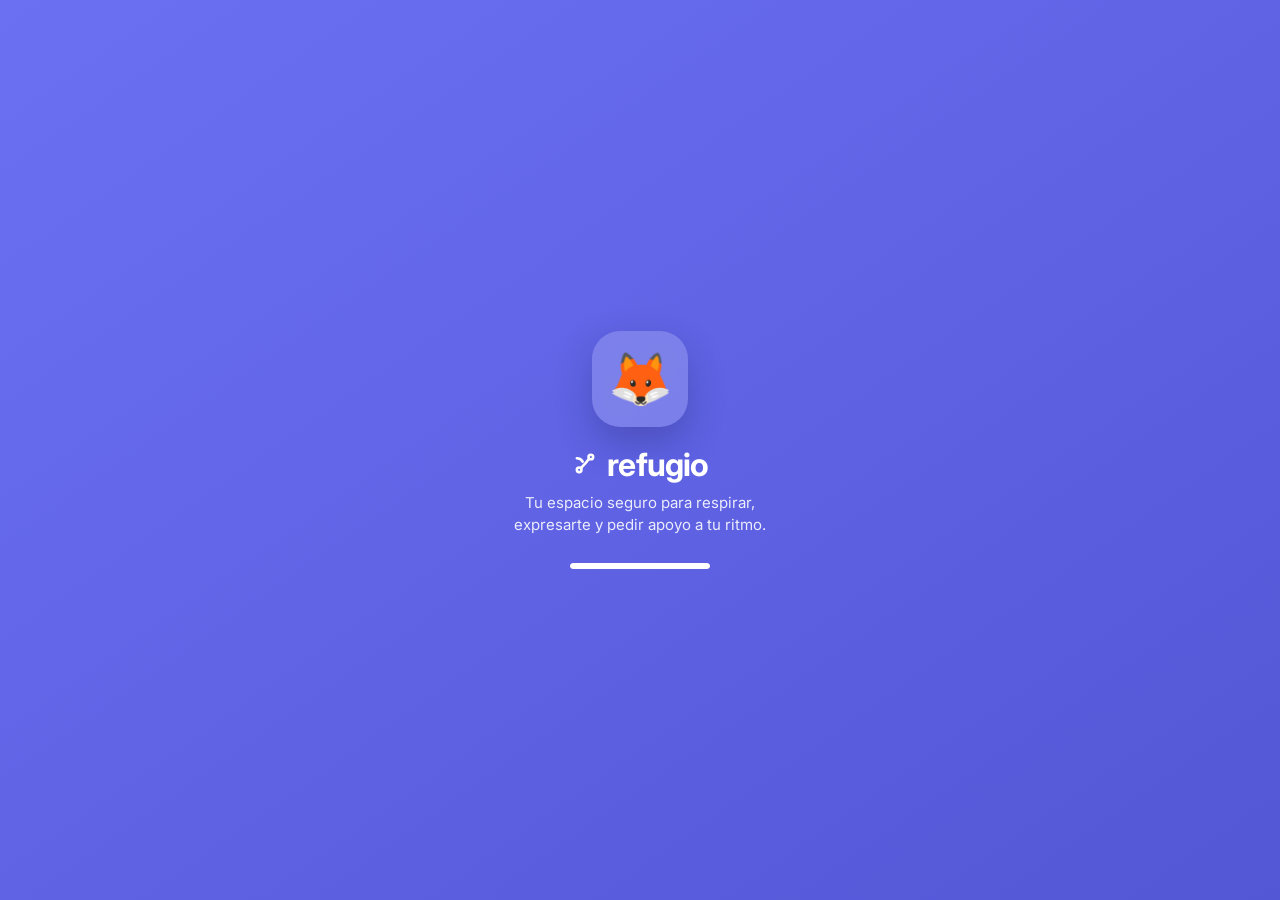
<file: index.html>
<!DOCTYPE html>
<html lang="es">
<head>
  <meta charset="UTF-8" />
  <meta name="viewport" content="width=device-width, initial-scale=1, viewport-fit=cover" />
  <meta name="theme-color" content="#6b6ff2" />
  <title>Refugio</title>
  <link rel="preconnect" href="https://fonts.googleapis.com" />
  <link rel="preconnect" href="https://fonts.gstatic.com" crossorigin />
  <link href="https://fonts.googleapis.com/css2?family=Inter:wght@400;500;600;700&display=swap" rel="stylesheet" />
  <style>
:root {
  --bg: #f6f7fc;
  --card: #ffffff;
  --ink: #22264a;
  --muted: #7b809e;
  --line: #e4e7f5;
  --primary: #6b6ff2;
  --primary-dark: #5a5ee0;
  --primary-soft: #eceeff;
  --green: #e4f4ea;
  --green-dot: #3fbf6a;
  --yellow: #fff3d1;
  --yellow-dot: #f4c430;
  --red: #fde8ea;
  --red-dot: #ec4b5a;
  --peach: #fdeee4;
  --radius: 18px;
  --shadow: 0 2px 10px rgba(60, 64, 120, 0.06);
}

* { box-sizing: border-box; margin: 0; padding: 0; -webkit-tap-highlight-color: transparent; }

html, body {
  width: 100%;
  min-height: 100%;
  background: var(--bg);
  color: var(--ink);
  font-family: "Inter", system-ui, -apple-system, "Segoe UI", sans-serif;
  -webkit-font-smoothing: antialiased;
}

button { font: inherit; color: inherit; background: none; border: 0; cursor: pointer; }

/* ---------- Intro de Entrada (Splash Screen) ---------- */
.splash {
  position: fixed;
  inset: 0;
  z-index: 100;
  background: linear-gradient(145deg, #6b6ff2 0%, #5357d6 100%);
  color: #ffffff;
  display: flex;
  flex-direction: column;
  align-items: center;
  justify-content: center;
  padding: 24px;
  text-align: center;
  transition: opacity 0.45s ease, visibility 0.45s ease;
  cursor: pointer;
  user-select: none;
}
.splash.hide {
  opacity: 0;
  visibility: hidden;
  pointer-events: none;
}
.splash-mascot {
  width: 96px;
  height: 96px;
  border-radius: 28px;
  background: rgba(255, 255, 255, 0.18);
  backdrop-filter: blur(6px);
  display: grid;
  place-items: center;
  font-size: 52px;
  margin-bottom: 18px;
  box-shadow: 0 16px 36px rgba(20, 24, 70, 0.25);
  animation: splashPop 0.6s cubic-bezier(0.22, 1, 0.36, 1) both;
}
.splash-brand {
  display: inline-flex;
  align-items: center;
  gap: 8px;
  font-size: 32px;
  font-weight: 700;
  letter-spacing: -0.8px;
  margin-bottom: 8px;
  animation: fade 0.5s 0.15s ease both;
}
.splash-tag {
  font-size: 15px;
  color: rgba(255, 255, 255, 0.88);
  max-width: 280px;
  line-height: 1.45;
  margin-bottom: 28px;
  animation: fade 0.5s 0.25s ease both;
}
.splash-bar {
  width: 140px;
  height: 6px;
  background: rgba(255, 255, 255, 0.24);
  border-radius: 999px;
  overflow: hidden;
  animation: fade 0.5s 0.3s ease both;
}
.splash-fill {
  width: 100%;
  height: 100%;
  background: #ffffff;
  border-radius: 999px;
  transform-origin: left;
  animation: splashLoad 1.5s ease-in-out forwards;
}
@keyframes splashPop {
  0% { opacity: 0; transform: scale(0.7) translateY(12px); }
  100% { opacity: 1; transform: scale(1) translateY(0); }
}
@keyframes splashLoad {
  0% { transform: scaleX(0); }
  100% { transform: scaleX(1); }
}

/* ---------- Contenedor Principal Adaptable (Estilo Duolingo) ---------- */
.phone {
  position: relative;
  width: 100%;
  min-height: 100vh;
  min-height: 100dvh;
  background: var(--bg);
  display: flex;
  flex-direction: column;
}

/* Área central de contenido */
.screen {
  flex: 1;
  width: 100%;
  max-width: 680px;
  margin: 0 auto;
  padding: 20px 20px 96px;
}
.screen > * { animation: fade 0.25s ease both; }
@keyframes fade { from { opacity: 0; transform: translateY(6px); } to { opacity: 1; transform: none; } }

/* Panel derecho estilo Duolingo (visible en PC de escritorio) */
.right-rail {
  display: none;
}

/* ---------- Barra de Navegación (Inferior en Móvil / Lateral en PC) ---------- */
.tabbar {
  position: fixed;
  bottom: 0;
  left: 0;
  right: 0;
  z-index: 15;
  display: flex;
  justify-content: space-around;
  align-items: center;
  padding: 8px 10px calc(8px + env(safe-area-inset-bottom, 0px));
  background: #ffffff;
  border-top: 2px solid var(--line);
}

.sidebar-brand {
  display: none;
}

.tab {
  display: flex;
  flex-direction: column;
  align-items: center;
  gap: 3px;
  font-size: 11px;
  font-weight: 500;
  color: #7d819d;
  padding: 4px 8px;
  border-radius: 14px;
  transition: all 0.2s;
}
.tab .pill {
  padding: 5px 16px;
  border-radius: 12px;
  display: grid;
  place-items: center;
  transition: background 0.2s;
}
.tab.active {
  color: var(--primary);
  font-weight: 700;
}
.tab.active .pill {
  background: var(--primary-soft);
}

/* ---------- Diseño Tablet y Computadora (Modo Duolingo Web) ---------- */
@media (min-width: 768px) {
  .phone.logged-in {
    padding-left: 250px;
  }

  .tabbar {
    top: 0;
    bottom: 0;
    left: 0;
    right: auto;
    width: 250px;
    flex-direction: column;
    justify-content: flex-start;
    align-items: stretch;
    padding: 28px 16px;
    border-top: 0;
    border-right: 2px solid var(--line);
    gap: 8px;
  }

  .sidebar-brand {
    display: flex;
    align-items: center;
    gap: 10px;
    font-size: 24px;
    font-weight: 700;
    color: var(--primary);
    padding: 4px 14px 24px;
    letter-spacing: -0.5px;
    user-select: none;
    cursor: pointer;
  }

  .tab {
    flex-direction: row;
    gap: 14px;
    font-size: 15px;
    font-weight: 600;
    padding: 12px 16px;
    border: 2px solid transparent;
    border-radius: 16px;
  }
  .tab:hover {
    background: #f3f4fb;
  }
  .tab .pill {
    padding: 0;
    background: transparent !important;
  }
  .tab.active {
    background: var(--primary-soft);
    color: var(--primary);
    border-color: #d0d3ff;
  }

  .screen {
    padding: 36px 32px 60px;
  }

  .card {
    padding: 22px;
    border: 2px solid var(--line);
    box-shadow: none;
  }
  .post {
    padding: 20px;
    border: 2px solid var(--line);
    box-shadow: none;
  }
  .row-card, .mini {
    border: 2px solid var(--line);
    box-shadow: none;
  }
}

/* Computadoras de pantalla ancha: agrega el panel derecho tipo Duolingo */
@media (min-width: 1160px) {
  .phone.logged-in {
    display: grid;
    grid-template-columns: 1fr 340px;
    max-width: 1360px;
    margin: 0 auto;
    gap: 28px;
    padding-right: 32px;
  }

  .phone.logged-in .screen {
    max-width: 720px;
    margin: 0 auto;
  }

  .phone.logged-in .right-rail {
    display: flex;
    flex-direction: column;
    gap: 16px;
    padding-top: 36px;
    position: sticky;
    top: 0;
    height: fit-content;
  }
}

/* ---------- Vista de Login / Registro en pantalla completa ---------- */
.phone.auth-view {
  padding-left: 0 !important;
  display: flex !important;
  justify-content: center;
  align-items: center;
}
.phone.auth-view .screen {
  max-width: 460px;
  padding: 24px 20px;
  flex: initial;
}

/* ---------- Encabezados ---------- */
.header {
  display: flex;
  align-items: center;
  justify-content: space-between;
  margin-bottom: 20px;
}
.header h1 { font-size: 26px; font-weight: 700; letter-spacing: -0.4px; }
.header .hello { display: flex; align-items: center; gap: 10px; font-size: 15px; font-weight: 500; color: var(--muted); }
.brand {
  display: flex; align-items: center; gap: 5px;
  color: var(--primary); font-size: 13px; font-weight: 700;
  user-select: none;
}
.subtle { color: var(--muted); font-size: 13.5px; }
.center { text-align: center; }

/* ---------- Avatares ---------- */
.avatar {
  width: 42px; height: 42px; border-radius: 50%;
  display: grid; place-items: center;
  font-size: 22px; flex-shrink: 0;
  background: #f6e3d6;
  box-shadow: inset 0 0 0 2px #fff, 0 0 0 1.5px var(--line);
}
.avatar.sm { width: 34px; height: 34px; font-size: 17px; }
.avatar.lg { width: 66px; height: 66px; font-size: 36px; }

/* ---------- Tarjetas ---------- */
.card {
  background: var(--card);
  border-radius: var(--radius);
  box-shadow: var(--shadow);
  padding: 18px;
  margin-bottom: 16px;
}
.card h2 { font-size: 19px; font-weight: 600; margin-bottom: 4px; }
.card h3 { font-size: 15px; font-weight: 600; }
.card p.desc { font-size: 13.5px; color: var(--muted); line-height: 1.45; }

.section-title { font-size: 16px; font-weight: 700; margin: 22px 2px 12px; }

/* ---------- Estado de ánimo ---------- */
.moods { display: flex; justify-content: space-between; gap: 8px; margin-top: 16px; }
.mood {
  flex: 1;
  display: flex; flex-direction: column; align-items: center; gap: 6px;
  font-size: 11px; color: var(--muted);
  padding: 6px 2px; border-radius: 14px;
}
.mood span.face {
  width: 52px; height: 52px; border-radius: 16px;
  background: #f6f7fb;
  display: grid; place-items: center; font-size: 27px;
  border: 2px solid transparent;
  transition: all 0.2s;
}
.mood:hover span.face { transform: translateY(-2px); }
.mood.active span.face { border-color: var(--primary); background: var(--primary-soft); transform: scale(1.06); }
.mood.active { color: var(--primary); font-weight: 700; }

.banner {
  display: flex; align-items: center; gap: 10px;
  background: #eceeff; color: #4a4eb8;
  border-radius: 16px; padding: 14px 16px;
  font-size: 13.5px; font-weight: 500; margin-bottom: 8px;
}

/* ---------- Pausa ---------- */
.pause {
  position: relative; overflow: hidden;
  background: linear-gradient(120deg, var(--peach), #fbe3d3);
  border-radius: 20px; padding: 22px;
  min-height: 155px;
  display: flex; flex-direction: column; justify-content: center;
}
.pause small { font-size: 11px; letter-spacing: 0.6px; color: #9a7a68; font-weight: 700; }
.pause h3 { font-size: 23px; font-weight: 700; line-height: 1.15; margin: 6px 0 14px; max-width: 220px; }
.pause .link { color: var(--primary); font-size: 14px; font-weight: 700; display: inline-flex; gap: 6px; align-items: center; }
.pause .art {
  position: absolute; right: 8px; bottom: -10px; font-size: 98px;
  filter: drop-shadow(0 8px 10px rgba(150, 100, 70, 0.25));
}

.row-card {
  display: flex; align-items: center; gap: 14px; width: 100%;
  background: var(--card); border-radius: 16px; padding: 16px;
  box-shadow: var(--shadow); text-align: left; margin-bottom: 12px;
  transition: transform 0.15s, border-color 0.2s;
}
.row-card:hover { transform: translateY(-1px); border-color: #d0d3ff; }
.row-card .ico {
  width: 42px; height: 42px; border-radius: 12px;
  background: var(--primary-soft); color: var(--primary);
  display: grid; place-items: center; flex-shrink: 0;
}
.row-card .txt { flex: 1; }
.row-card .txt b { display: block; font-size: 14.5px; font-weight: 600; }
.row-card .txt span { font-size: 12.5px; color: var(--muted); }
.row-card .chev { color: #a5a9c4; }

/* ---------- Semáforo ---------- */
.semaforo { display: flex; flex-direction: column; gap: 10px; margin: 14px 0; }
.opt {
  display: flex; align-items: center; justify-content: space-between;
  padding: 15px 16px; border-radius: 14px; font-size: 13.5px; font-weight: 500; text-align: left;
  border: 2px solid transparent; transition: all 0.2s;
}
.opt.green { background: var(--green); }
.opt.yellow { background: var(--yellow); }
.opt.red { background: var(--red); }
.opt.active { border-color: var(--primary); box-shadow: 0 0 0 3px rgba(107, 111, 242, 0.12); font-weight: 600; }
.dot { display: inline-block; width: 9px; height: 9px; border-radius: 50%; margin-left: 6px; vertical-align: middle; }
.dot.green { background: var(--green-dot); }
.dot.yellow { background: var(--yellow-dot); }
.dot.red { background: var(--red-dot); }
.check {
  width: 22px; height: 22px; border-radius: 50%;
  background: var(--primary); color: #fff;
  display: grid; place-items: center;
}

.btn {
  width: 100%; display: flex; align-items: center; justify-content: center; gap: 8px;
  background: var(--primary); color: #fff;
  padding: 14px 18px; border-radius: 14px;
  font-size: 14px; font-weight: 600;
  box-shadow: 0 4px 0 #4f53c9;
  transition: transform 0.1s, background 0.2s, box-shadow 0.1s;
}
.btn:hover { background: var(--primary-dark); }
.btn:active { transform: translateY(2px); box-shadow: 0 2px 0 #4f53c9; }
.btn.ghost { background: var(--primary-soft); color: var(--primary); box-shadow: 0 4px 0 #d5d8fb; }
.btn.ghost:active { box-shadow: 0 2px 0 #d5d8fb; }

.note { display: flex; align-items: center; gap: 6px; font-size: 12px; color: var(--muted); margin-top: 10px; }

.grid2 { display: grid; grid-template-columns: 1fr 1fr; gap: 12px; margin-bottom: 14px; }
.mini {
  background: var(--card); border-radius: 16px; padding: 16px;
  box-shadow: var(--shadow); text-align: left;
  display: flex; flex-direction: column; gap: 8px;
  transition: transform 0.15s;
}
.mini:hover { transform: translateY(-2px); }
.mini .ico { width: 36px; height: 36px; border-radius: 10px; display: grid; place-items: center; }
.mini .ico.a { background: #fdeee9; color: #e0705a; }
.mini .ico.b { background: var(--primary-soft); color: var(--primary); }
.mini b { font-size: 14.5px; font-weight: 600; }
.mini span { font-size: 12px; color: var(--muted); line-height: 1.35; }

/* ---------- Comunidad ---------- */
.post { background: var(--card); border-radius: 18px; padding: 16px; box-shadow: var(--shadow); margin-bottom: 14px; }
.post-head { display: flex; align-items: center; gap: 10px; }
.post-head .who { flex: 1; font-size: 13px; }
.post-head .who b { font-weight: 600; }
.post-head .who small { display: block; font-size: 11px; color: var(--muted); }
.post p { font-size: 14px; line-height: 1.55; margin: 12px 0; }
.post-foot { display: flex; gap: 20px; border-top: 1px solid var(--line); padding-top: 10px; font-size: 12.5px; color: var(--muted); }
.post-foot button { display: inline-flex; align-items: center; gap: 6px; color: var(--muted); }
.post-foot button.liked { color: var(--primary); font-weight: 600; }
.post-foot button.liked svg { fill: var(--primary); }
.share { display: flex; justify-content: center; margin-top: 6px; }
.share button { color: var(--primary); font-size: 14px; font-weight: 600; display: inline-flex; gap: 6px; align-items: center; padding: 10px 16px; background: var(--primary-soft); border-radius: 14px; }

/* ---------- Apoyo ---------- */
.hero { display: flex; align-items: center; gap: 14px; margin-bottom: 18px; }
.hero h2 { font-size: 22px; font-weight: 700; }
.urgent { background: #e8ecf8; border-radius: 16px; padding: 16px; font-size: 12.5px; line-height: 1.5; color: #4d5278; margin-top: 18px; }
.urgent b { display: block; color: var(--ink); font-size: 14px; margin-bottom: 4px; }
.top-row { display: flex; align-items: center; gap: 12px; margin-bottom: 12px; }
.top-row .ico { width: 38px; height: 38px; border-radius: 10px; background: var(--primary-soft); color: var(--primary); display: grid; place-items: center; }
.top-row b { display: block; font-size: 15.5px; }
.top-row span { font-size: 12.5px; color: var(--muted); }

/* ---------- Modales (Adaptables Móvil y PC) ---------- */
.overlay {
  position: fixed; inset: 0; z-index: 50;
  background: rgba(34, 38, 74, 0.4);
  display: flex; align-items: flex-end; justify-content: center;
  backdrop-filter: blur(3px);
}
.overlay[hidden] { display: none; }
.sheet {
  width: 100%; max-width: 520px; background: #fff; border-radius: 26px 26px 0 0;
  padding: 20px 22px 28px; max-height: 88vh; display: flex; flex-direction: column;
  overflow-y: auto;
  animation: up 0.25s ease both;
}
@media (min-width: 640px) {
  .overlay { align-items: center; padding: 24px; }
  .sheet { border-radius: 24px; box-shadow: 0 24px 60px rgba(20, 24, 60, 0.22); }
}
@keyframes up { from { transform: translateY(30px); opacity: 0; } to { transform: none; opacity: 1; } }
.sheet-head { display: flex; align-items: center; justify-content: space-between; margin-bottom: 14px; }
.sheet-head h3 { font-size: 18px; font-weight: 700; }
.close { width: 34px; height: 34px; border-radius: 50%; background: #f1f2f9; display: grid; place-items: center; flex-shrink: 0; }
textarea, .input {
  width: 100%; border: 2px solid var(--line); border-radius: 14px;
  padding: 12px 14px; font: inherit; font-size: 14px; resize: none; background: #fafbff; outline: none; color: var(--ink);
}
textarea:focus, .input:focus { border-color: var(--primary); background: #fff; }

.chat { flex: 1; overflow-y: auto; display: flex; flex-direction: column; gap: 8px; margin-bottom: 12px; min-height: 220px; }
.bubble { max-width: 80%; padding: 10px 14px; border-radius: 16px; font-size: 14px; line-height: 1.45; }
.bubble.them { background: #f1f2fa; border-bottom-left-radius: 4px; align-self: flex-start; }
.bubble.me { background: var(--primary); color: #fff; border-bottom-right-radius: 4px; align-self: flex-end; }
.chat-input { display: flex; gap: 8px; }
.chat-input .send { width: 48px; border-radius: 14px; background: var(--primary); color: #fff; display: grid; place-items: center; }

.breath { display: grid; place-items: center; padding: 24px 0 14px; }
.breath .circle {
  width: 130px; height: 130px; border-radius: 50%;
  background: radial-gradient(circle, #c9cbff, var(--primary));
  animation: breathe 8s ease-in-out infinite;
}
@keyframes breathe { 0%, 100% { transform: scale(0.7); } 50% { transform: scale(1.15); } }
.breath p { margin-top: 20px; font-size: 14px; color: var(--muted); }

.toast {
  position: fixed; left: 50%; bottom: 88px; transform: translateX(-50%);
  background: #22264a; color: #fff; padding: 12px 20px; border-radius: 14px;
  font-size: 13px; font-weight: 500; z-index: 60; animation: fade 0.25s ease both; white-space: nowrap;
  box-shadow: 0 8px 24px rgba(20, 24, 60, 0.25);
}
@media (min-width: 768px) {
  .toast { bottom: 32px; }
}

/* ---------- Login / registro ---------- */
.auth { display: flex; flex-direction: column; gap: 14px; padding-top: 4px; width: 100%; }
.auth-hero { display: flex; flex-direction: column; align-items: center; text-align: center; gap: 8px; margin: 6px 0 4px; }
.auth-hero h1 { font-size: 28px; font-weight: 700; letter-spacing: -0.4px; margin-top: 4px; }
.auth-hero .subtle { max-width: 300px; line-height: 1.45; font-size: 14px; }
.brand.big { font-size: 16px; }
.auth-card { margin: 0; display: flex; flex-direction: column; gap: 14px; padding: 22px; }
.field { display: flex; flex-direction: column; gap: 6px; }
.field label { font-size: 12.5px; font-weight: 600; color: var(--muted); }
.pw { position: relative; }
.pw .input { padding-right: 46px; }
.pw .eye { position: absolute; right: 6px; top: 50%; transform: translateY(-50%); width: 36px; height: 36px; display: grid; place-items: center; color: var(--muted); border-radius: 10px; }
.auth-error { font-size: 12.5px; color: var(--red-dot); line-height: 1.4; }
.auth-error:empty { display: none; }
.link-btn { color: var(--primary); font-size: 13px; font-weight: 600; padding: 4px 6px; }
.auth-card .link-btn { align-self: center; }
.hello .name { max-width: 160px; overflow: hidden; text-overflow: ellipsis; white-space: nowrap; }

/* ---------- Encuesta emergente ---------- */
.overlay.center { align-items: center; justify-content: center; padding: 24px; }
.overlay.center .sheet { border-radius: 24px; max-width: 380px; padding: 22px; animation: fade 0.25s ease both; }
.overlay.center .sheet-head h3 { font-size: 18px; }
.overlay.center .sheet .link-btn { display: block; }

/* ---------- Componentes de Apoyo y Widgets ---------- */
.stack { display: flex; flex-direction: column; gap: 10px; }
.appear { animation: fade 0.3s ease both; }
.btn:disabled { opacity: 0.45; box-shadow: none; cursor: not-allowed; }
.hours { display: flex; align-items: center; gap: 6px; font-size: 12px; color: var(--muted); margin-top: 12px; }
.privacy { display: flex; flex-direction: column; gap: 7px; background: #f3f4ff; border-radius: 12px; padding: 12px 14px; margin-top: 12px; font-size: 12px; color: #4d5278; line-height: 1.4; }
.privacy > div { display: flex; gap: 8px; align-items: flex-start; }
.privacy svg { flex-shrink: 0; margin-top: 1px; color: var(--primary); }
.center-btn { display: block; margin: 12px auto 0; color: var(--muted); font-weight: 500; }
.avatars { display: grid; grid-template-columns: repeat(4, 1fr); gap: 10px; }
.av { aspect-ratio: 1; border-radius: 16px; display: grid; place-items: center; font-size: 28px; border: 2.5px solid transparent; transition: all 0.15s; }
.av.active { border-color: var(--primary); box-shadow: 0 0 0 3px rgba(107, 111, 242, 0.14); transform: scale(1.04); }
.reacts { display: flex; gap: 8px; margin: 0 0 12px; flex-wrap: wrap; }
.chip { display: inline-flex; align-items: center; gap: 5px; padding: 7px 13px; border-radius: 999px; background: #f3f4fb; color: var(--muted); font-size: 12.5px; border: 1.5px solid transparent; transition: all 0.15s; }
.chip.on { background: var(--primary-soft); color: var(--primary); border-color: var(--primary); font-weight: 600; }
.chips-label { font-size: 12px; font-weight: 600; color: var(--muted); margin-top: 8px; }
.chips { display: flex; flex-wrap: wrap; gap: 8px; margin: 8px 0 12px; }
.chips .chip { padding: 9px 13px; font-size: 13px; }
.chip.day { text-transform: capitalize; }
.cita-banner { display: flex; align-items: center; gap: 10px; background: var(--primary-soft); color: #4a4eb8; border-radius: 14px; padding: 12px 14px; font-size: 13px; margin-bottom: 12px; }
.cita-banner span { flex: 1; }
.checklist { list-style: none; display: flex; flex-direction: column; gap: 11px; margin: 4px 0 18px; font-size: 13.5px; line-height: 1.4; }
.checklist li { display: flex; gap: 10px; align-items: flex-start; }
.checklist .check { width: 20px; height: 20px; flex-shrink: 0; margin-top: 1px; }

.badge { display:inline-block; font-size:11px; font-weight:600; color:#8a6a00; background:var(--yellow); border-radius:999px; padding:4px 10px; margin:10px 0 0; }
.cmts { display:flex; flex-direction:column; gap:6px; margin:0 0 12px; }
.cmts span { font-size:12.5px; color:var(--ink); background:#f3f4fb; border-radius:12px; padding:8px 12px; }
.note-box { font-size:12px; color:#4d5278; background:#f3f4ff; border-radius:12px; padding:10px 12px; line-height:1.45; margin:4px 0 12px; }
select.input { appearance:auto; }
.psi-item { background:#fff; border: 2px solid var(--line); border-radius:16px; padding:14px; margin-bottom:10px; font-size:13.5px; line-height:1.45; }
.psi-actions { display:flex; gap:8px; margin-top:10px; }
.psi-actions .btn { padding:10px; font-size:13px; }
.help-links { display:flex; flex-direction:column; gap:8px; margin-top:10px; }
.help-links a { display:flex; align-items:center; justify-content:center; gap:8px; text-decoration:none; font-weight:600; font-size:13px; padding:11px; border-radius:12px; background:var(--primary); color:#fff; }
.help-links a.alt { background:#fff; color:var(--primary); box-shadow:inset 0 0 0 1.5px var(--primary); }

/* Tarjetas interactivas de Ideas para cuidarte */
.care-step {
  display: flex;
  align-items: center;
  gap: 12px;
  width: 100%;
  text-align: left;
  background: #fafbff;
  border: 2px solid var(--line);
  border-radius: 14px;
  padding: 12px 14px;
  margin-bottom: 8px;
  font-size: 13.5px;
  transition: all 0.15s;
}
.care-step.done {
  background: var(--green);
  border-color: var(--green-dot);
  color: #1e5231;
  font-weight: 600;
}
.care-step .num {
  width: 28px;
  height: 28px;
  border-radius: 50%;
  background: var(--primary-soft);
  color: var(--primary);
  font-weight: 700;
  font-size: 13px;
  display: grid;
  place-items: center;
  flex-shrink: 0;
}
.care-step.done .num {
  background: var(--green-dot);
  color: #fff;
}

/* Tarjetas del Panel Lateral Derecho (Escritorio) */
.rail-card {
  background: var(--card);
  border: 2px solid var(--line);
  border-radius: var(--radius);
  padding: 18px;
}
.rail-card h3 {
  font-size: 15px;
  font-weight: 700;
  margin-bottom: 6px;
  display: flex;
  align-items: center;
  gap: 8px;
}
.rail-card p {
  font-size: 12.5px;
  color: var(--muted);
  line-height: 1.45;
  margin-bottom: 12px;
}
</style>
</head>
<body>
  <!-- Intro de Entrada (Splash Screen) -->
  <div class="splash" id="splash" role="status" aria-label="Cargando Refugio">
    <div class="splash-mascot">🦊</div>
    <div class="splash-brand">
      <svg width="28" height="28" viewBox="0 0 24 24" fill="none" stroke="currentColor" stroke-width="2.2" stroke-linecap="round" stroke-linejoin="round"><circle cx="7" cy="17" r="2"/><circle cx="17" cy="6" r="2"/><path d="M8.5 15.5C11 13 13 11 15.5 7.5"/><path d="M5 7c2 0 4 1 5 3"/></svg>
      refugio
    </div>
    <p class="splash-tag">Tu espacio seguro para respirar, expresarte y pedir apoyo a tu ritmo.</p>
    <div class="splash-bar"><div class="splash-fill"></div></div>
  </div>

  <div class="phone" id="app">
    <main class="screen" id="screen" aria-live="polite"></main>

    <aside class="right-rail" id="rightRail" aria-label="Accesos directos de bienestar"></aside>

    <nav class="tabbar" id="tabbar" aria-label="Navegación principal"></nav>

    <div class="overlay" id="overlay" hidden></div>
  </div>

  <script>
/* Refugio · app de bienestar emocional (demo estática adaptable) */
(function () {
  "use strict";

  /* Control de la Intro de Entrada (Splash Screen) */
  const $splash = document.getElementById("splash");
  function hideSplash() {
    if ($splash && !$splash.classList.contains("hide")) {
      $splash.classList.add("hide");
      setTimeout(() => { if ($splash && $splash.parentNode) $splash.remove(); }, 500);
    }
  }
  if ($splash) {
    $splash.addEventListener("click", hideSplash);
    setTimeout(hideSplash, 1750);
  }

  const P = {
    home: '<path d="M3 11l9-8 9 8"/><path d="M5 10v10h5v-6h4v6h5V10"/>',
    users: '<circle cx="9" cy="8" r="3.2"/><path d="M3 20c0-3.3 2.7-6 6-6s6 2.7 6 6"/><path d="M16 5.2a3.2 3.2 0 0 1 0 5.8"/><path d="M18 14.3c1.8.8 3 2.6 3 4.7"/>',
    heart: '<path d="M12 20s-7.5-4.6-9-9.2C2 7.600 4.200 5 7.100 5c1.900 0 3.700 1 4.900 2.800C13.200 6 15 5 16.900 5 19.800 5 22 7.600 21 10.800 19.500 15.400 12 20 12 20z"/>',
    user: '<circle cx="12" cy="8" r="3.6"/><path d="M4.500 20c0-4 3.400-6.500 7.500-6.500s7.500 2.500 7.500 6.500"/>',
    chat: '<path d="M21 12a8 8 0 0 1-11.600 7.100L4 20l1-4.600A8 8 0 1 1 21 12z"/>',
    spark: '<path d="M12 3l1.800 5.200L19 10l-5.200 1.800L12 17l-1.800-5.200L5 10l5.200-1.800z"/><path d="M19 16l.7 1.800L21.500 18.500 19.700 19.200 19 21l-.7-1.800-1.800-.7 1.800-.7z"/>',
    edit: '<path d="M4 20h4L19 9l-4-4L4 16z"/><path d="M14 6l4 4"/>',
    chev: '<path d="M9 6l6 6-6 6"/>',
    pencil: '<path d="M4 20h4L19 9l-4-4L4 16z"/>',
    shield: '<path d="M12 3l8 3v6c0 4.500-3.200 8-8 9-4.800-1-8-4.500-8-9V6z"/>',
    leaf: '<path d="M5 19c0-8 5-14 15-14 0 10-6 15-14 15"/><path d="M5 19c3-5 6-8 10-10"/>',
    hearthand: '<path d="M12 20s-7-4.200-8.500-8.600C2.600 8.800 4.500 6.500 7 6.500c1.700 0 3.200.9 4.200 2.400.9-1.500 2.500-2.400 4.200-2.400 2.500 0 4.400 2.300 3.500 4.900C17.500 15.800 12 20 12 20z"/>',
    comment: '<path d="M21 12a8 8 0 0 1-11.600 7.100L4 20l1-4.600A8 8 0 1 1 21 12z"/>',
    more: '<circle cx="5" cy="12" r="1.200" fill="currentColor"/><circle cx="12" cy="12" r="1.200" fill="currentColor"/><circle cx="19" cy="12" r="1.200" fill="currentColor"/>',
    check: '<path d="M5 12.500l4.500 4.500L19 7.500"/>',
    x: '<path d="M6 6l12 12M18 6L6 18"/>',
    send: '<path d="M4 12l16-8-6 16-2.500-6.500z"/>',
    arrow: '<path d="M5 12h14M13 6l6 6-6 6"/>',
    bell: '<path d="M6 17V11a6 6 0 0 1 12 0v6l1.500 2h-15z"/>',
    sprout: '<path d="M12 21v-9"/><path d="M12 12C12 8 9 6 5 6c0 4 2 6 7 6z"/><path d="M12 14c0-3 2.500-5 6-5 0 3-2 5-6 5z"/>',
    brand: '<circle cx="7" cy="17" r="2"/><circle cx="17" cy="6" r="2"/><path d="M8.500 15.500C11 13 13 11 15.500 7.500"/><path d="M5 7c2 0 4 1 5 3"/>',
    eye: '<path d="M2 12s3.600-7 10-7 10 7 10 7-3.600 7-10 7S2 12 2 12z"/><circle cx="12" cy="12" r="3"/>',
    clock: '<circle cx="12" cy="12" r="8.500"/><path d="M12 7.500V12l3 2"/>',
    calendar: '<rect x="4" y="5" width="16" height="15" rx="3"/><path d="M4 10h16M9 3v4M15 3v4"/>'
  };
  const esc = s => String(s ?? "").replace(/[&<>"']/g, c => ({ "&": "&amp;", "<": "&lt;", ">": "&gt;", '"': "&quot;", "'": "&#39;" }[c]));
  async function sha(s) {
    try {
      const b = await crypto.subtle.digest("SHA-256", new TextEncoder().encode(s));
      return Array.from(new Uint8Array(b)).map(x => x.toString(16).padStart(2, "0")).join("");
    } catch (e) { return btoa(unescape(encodeURIComponent(s))); }
  }
  const icon = (n, s = 18, sw = 1.8, extra = "") =>
    `<svg width="${s}" height="${s}" viewBox="0 0 24 24" fill="none" stroke="currentColor" stroke-width="${sw}" stroke-linecap="round" stroke-linejoin="round" ${extra}>${P[n] || ""}</svg>`;

  /* ---------- Configuración editable ---------- */
  const HORARIO = "Lunes a viernes · 8:00 a. m. – 1:00 p. m.";
  const TIMES = ["8:00 a. m.", "9:30 a. m.", "11:00 a. m.", "12:30 p. m."];
  const PSIS = [{ n: "Psic. Andrea Rojas", t: "Psicóloga del colegio" }, { n: "Psic. Luis Paredes", t: "Psicólogo del colegio" }];
  const PSI_PIN = "2468";
  const GRADOS = ["1.º de secundaria", "2.º de secundaria", "3.º de secundaria", "4.º de secundaria", "5.º de secundaria", "Prefiero no decirlo"];
  const COMENTARIOS = ["Gracias por contarlo 💜", "No estás solo/a", "A mí también me pasa", "Qué valiente por compartirlo", "Paso a paso, tú puedes"];
  const RIESGO = /suicid|matarme|quitarme la vida|quiero morir|no quiero vivir|cortarme|autolesion|hacerme da[nñ]o|acabar con todo/;

  const AVATARS = [
    { n: "Zorrito", e: "🦊", bg: "#fbe3d3" }, { n: "Osito", e: "🐻", bg: "#efe0d2" },
    { n: "Gatito", e: "🐱", bg: "#f6e3d6" }, { n: "Perrito", e: "🐶", bg: "#efe0d2" },
    { n: "Pingüino", e: "🐧", bg: "#e3e5f7" }, { n: "Conejo", e: "🐰", bg: "#f3e4ee" },
    { n: "Búho", e: "🦉", bg: "#e8e3f7" }, { n: "Panda", e: "🐼", bg: "#e6ecf4" }
  ];
  const avatarOf = s => AVATARS[s && Number.isInteger(s.avatar) ? s.avatar : 0] || AVATARS[0];

  /* Datos para "Alguien de confianza" e "Ideas para cuidarte" */
  const TRUST_WHO = [
    { k: "familia", l: "🏠 Mamá / Papá", intro: "Hola, quería contarte algo importante para mí." },
    { k: "profe", l: "🏫 Un profe o tutor", intro: "Hola profe, ¿tendría unos minutos para conversar?" },
    { k: "amigo", l: "🤝 Un amigo/a", intro: "Hola, ¿tienes un ratito? Necesito desahogarme con alguien." },
    { k: "otro", l: "💜 Otro adulto de confianza", intro: "Hola, confío mucho en ti y quería contarte cómo me he sentido." }
  ];
  const TRUST_TOPIC = [
    { k: "abrumado", l: "😮‍💨 Me siento abrumado/a", body: "Últimamente siento que todo se me junta y me cuesta concentrarme. No necesito que lo resuelvas ahora, solo quería que lo sepas y no guardármelo solo/a." },
    { k: "triste", l: "😔 He tenido días difíciles", body: "Estos últimos días me he sentido con el ánimo bajo y un poco triste. Me haría bien conversar un rato cuando tengas tiempo." },
    { k: "consejo", l: "🧭 Necesito un consejo", body: "Me está pasando algo que no sé bien cómo manejar y me ayudaría mucho escucharte o que me acompañes a pedir apoyo." },
    { k: "compania", l: "🫂 Solo quiero compañía", body: "Hoy no tuve un buen día. Aún no me sale hablar mucho del tema, pero me haría bien pasar un rato tranquilo/a contigo." }
  ];

  const CARE_CATS = [
    {
      k: "54321",
      l: "🖐️ Calmar la mente (5-4-3-2-1)",
      desc: "Si sientes ansiedad o muchos pensamientos a la vez, toca cada paso mientras miras a tu alrededor:",
      steps: [
        ["5", "Mira 5 cosas de tu color favorito a tu alrededor"],
        ["4", "Toca 4 texturas distintas (tu ropa, la mesa, tus manos)"],
        ["3", "Escucha 3 sonidos que antes no habías notado"],
        ["2", "Identifica 2 aromas o respira profundo dos veces"],
        ["1", "Dite 1 frase amable: «Estoy haciendo lo mejor que puedo»"]
      ]
    },
    {
      k: "abruma",
      l: "🌊 Cuando todo abruma",
      desc: "Pequeñas acciones de menos de 5 minutos para bajar la presión hoy:",
      steps: [
        ["💧", "Toma un vaso de agua fría despacio o lávate la cara"],
        ["📝", "Elige solo 1 tarea pequeña y deja el resto para después"],
        ["📵", "Aléjate de las pantallas y redes sociales por 15 minutos"],
        ["🎧", "Escucha una canción tranquila con los ojos cerrados"]
      ]
    },
    {
      k: "energia",
      l: "🌱 Recargar energía",
      desc: "Ideas simples para reconectar contigo sin exigirte de más:",
      steps: [
        ["🚶", "Estira los hombros y camina 5 minutos sin mirar el celular"],
        ["☀️", "Acércate a una ventana o sal al patio a tomar aire fresco"],
        ["📓", "Anota 3 cosas pequeñas que te gustan en «Mi espacio»"],
        ["🌙", "Acuéstate 20 minutos antes hoy dejando el celular lejos"]
      ]
    }
  ];

  /* ---------- Estado ---------- */
  const store = {
    get(k, d) { try { const v = localStorage.getItem("refugio:" + k); return v === null ? d : JSON.parse(v); } catch (e) { return d; } },
    set(k, v) { try { localStorage.setItem("refugio:" + k, JSON.stringify(v)); } catch (e) {} }
  };

  const DEFAULT_POSTS = [
    { id: 1, animal: "Gato", emoji: "🐱", bg: "#f6e3d6", time: "Hace 15 min", text: "Hoy me costó concentrarme en clase. Salí a caminar un rato y me sentí más tranquilo.", likes: 12, liked: false, reacts: { yo: 5, animo: 3 }, mine: [] },
    { id: 2, animal: "Perrito", emoji: "🐶", bg: "#efe0d2", time: "Hace 42 min", text: "A veces siento que todos tienen todo claro menos yo. ¿A alguien más le pasa? Me ayuda saber que no soy el único.", likes: 24, liked: true, reacts: { yo: 9, animo: 6 }, mine: [] },
    { id: 3, animal: "Pingüino", emoji: "🐧", bg: "#e3e5f7", time: "Hace 1 h", text: "Le conté a alguien cómo me sentía. Me dio nervios, pero me alegra haber dado ese pequeño paso. 💜", likes: 18, liked: false, reacts: { yo: 4, animo: 7 }, mine: [] }
  ];

  const savedPosts = store.get("posts", DEFAULT_POSTS);
  const state = {
    tab: "inicio",
    session: store.get("session", null),
    authMode: "login",
    authNick: "",
    authAvatar: 0,
    mood: Number.isInteger(store.get("mood", 2)) ? store.get("mood", 2) : 2,
    signal: store.get("signal", null),
    cita: store.get("cita", null),
    posts: Array.isArray(savedPosts) ? savedPosts : DEFAULT_POSTS
  };
  let pendingCita = { day: null, time: null };
  let trustState = { who: 0, topic: 0 };
  let careState = { cat: 0, done: {} };

  const MOODS = [
    { e: "😔", l: "Muy mal" }, { e: "🙁", l: "Mal" }, { e: "😐", l: "Regular" },
    { e: "🙂", l: "Bien" }, { e: "😄", l: "Muy bien" }
  ];
  const SIGNALS = [
    { k: "green", t: "No necesito hablar con nadie" },
    { k: "yellow", t: "Quizá hable con alguien" },
    { k: "red", t: "Quiero hablar con el psicólogo" }
  ];

  function rx(p) {
    if (!p || typeof p !== "object") return { reacts: { yo: 0, animo: 0 }, mine: [] };
    p.reacts = p.reacts || { yo: 0, animo: 0 };
    p.mine = Array.isArray(p.mine) ? p.mine : [];
    return p;
  }

  const DOW = ["dom", "lun", "mar", "mié", "jue", "vie", "sáb"];
  const MES = ["ene", "feb", "mar", "abr", "may", "jun", "jul", "ago", "sep", "oct", "nov", "dic"];
  function nextDays(n) {
    const out = [], d = new Date();
    while (out.length < n) {
      d.setDate(d.getDate() + 1);
      if (d.getDay() !== 0 && d.getDay() !== 6) out.push(new Date(d));
    }
    return out;
  }
  const dayLabel = d => `${DOW[d.getDay()]} ${d.getDate()} ${MES[d.getMonth()]}`;

  /* ---------- Pantallas ---------- */
  const views = {
    auth() {
      const reg = state.authMode === "register";
      const hero = reg ? AVATARS[state.authAvatar] : AVATARS[0];
      return `
        <div class="auth">
          <div class="auth-hero">
            <div class="avatar lg" style="background:${hero.bg}">${hero.e}</div>
            <span class="brand big" id="clock">${icon("brand", 18, 1.8)} refugio</span>
            <h1>${reg ? "Crea tu espacio" : "Qué bueno verte"}</h1>
            <p class="subtle">${reg ? "No necesitas datos reales. Elige un apodo y un avatar." : "Entra a tu espacio seguro. Aquí nadie te juzga."}</p>
          </div>

          <form class="card auth-card" data-form="auth" novalidate>
            <div class="field">
              <label for="f-apodo">${reg ? "Elige un apodo con el que te sientas cómodo" : "Tu apodo"}</label>
              <input class="input" id="f-apodo" name="apodo" type="text" placeholder="${reg ? "Por ejemplo: Luna, Gato, Sol…" : "Escribe tu apodo"}" autocomplete="username" maxlength="24" value="${esc(state.authNick)}" />
            </div>
            ${reg ? `
            <div class="field">
              <label>Elige tu avatar</label>
              <div class="avatars">
                ${AVATARS.map((a, i) => `
                  <button type="button" class="av ${state.authAvatar === i ? "active" : ""}" style="background:${a.bg}" data-action="pickAvatar" data-i="${i}" aria-label="${a.n}">${a.e}</button>`).join("")}
              </div>
            </div>` : ""}
            <div class="field">
              <label for="f-clave">Contraseña</label>
              <div class="pw">
                <input class="input" id="f-clave" name="clave" type="password" placeholder="${reg ? "Mínimo 4 caracteres" : "Tu contraseña"}" autocomplete="${reg ? "new-password" : "current-password"}" />
                <button type="button" class="eye" data-action="togglePw" aria-label="Mostrar u ocultar contraseña">${icon("eye", 18, 1.8)}</button>
              </div>
            </div>
            ${reg ? `<div class="field"><label for="f-grado">Tu grado (opcional)</label><select class="input" id="f-grado" name="grado">${GRADOS.map(g => `<option>${g}</option>`).join("")}</select></div>` : ""}
            <p class="auth-error" id="authError" role="alert"></p>
            <button class="btn" type="submit">${reg ? "Crear cuenta" : "Iniciar sesión"}</button>
            ${reg ? "" : `<button type="button" class="link-btn" data-action="toast" data-msg="Esta demo guarda los datos solo en tu dispositivo">¿Olvidaste tu contraseña?</button>`}
          </form>

          <p class="subtle center">
            ${reg ? "¿Ya tienes cuenta?" : "¿Aún no tienes cuenta?"}
            <button type="button" class="link-btn" data-action="authMode" data-mode="${reg ? "login" : "register"}">${reg ? "Inicia sesión" : "Crear cuenta"}</button>
          </p>
          <button type="button" class="btn ghost" data-action="guest">Entrar sin cuenta</button>
          <button type="button" class="link-btn" data-action="psiLogin" style="align-self:center">Acceso psicólogo</button>
          <p class="subtle center" style="font-size:11px;line-height:1.45">Tus datos se guardan solo en este dispositivo.</p>
        </div>`;
    },

    inicio() {
      const av = avatarOf(state.session);
      const userName = state.session && typeof state.session.name === "string" && state.session.name.trim()
        ? ", " + esc(state.session.name.trim().split(" ")[0])
        : ",";
      return `
        <div class="header">
          <h1>Inicio</h1>
          <div class="hello"><span class="name">Hola${userName}</span> <div class="avatar" style="background:${av.bg}">${av.e}</div></div>
        </div>

        <section class="card">
          <h2>¿Cómo te sientes hoy?</h2>
          <p class="desc">Lo que sientes importa. Este es tu espacio.</p>
          <div class="moods">
            ${MOODS.map((m, i) => `
              <button class="mood ${state.mood === i ? "active" : ""}" data-action="mood" data-i="${i}" aria-label="${m.l}">
                <span class="face">${m.e}</span>${m.l}
              </button>`).join("")}
          </div>
        </section>

        <div class="banner">${icon("users", 20, 1.7)} 24 alumnos ya buscaron apoyo esta semana.</div>

        <h3 class="section-title">Un momento para ti</h3>
        <section class="pause">
          <small>PAUSA DE 2 MINUTOS</small>
          <h3>Respira. No hay prisa.</h3>
          <button class="link" data-action="pause">Hacer una pausa ${icon("arrow", 15, 2)}</button>
          <span class="art" aria-hidden="true">🦊</span>
        </section>

        <button class="row-card" data-action="go" data-tab="apoyo" style="margin-top:14px">
          <span class="ico">${icon("hearthand", 20)}</span>
          <span class="txt"><b>No tienes que poder con todo.</b><span>En Apoyo puedes dar el primer paso.</span></span>
          <span class="chev">${icon("chev", 18)}</span>
        </button>`;
    },

    perfil() {
      return `
        <div class="header">
          <h1>Mi espacio</h1>
          <span class="brand">${icon("brand", 16, 1.8)} refugio</span>
        </div>
        <p class="subtle" style="margin:-4px 0 14px 2px">A tu ritmo, sin juicios.</p>

        <section class="card">
          <h2 style="display:flex;gap:8px;align-items:center">
            <span style="color:var(--primary)">${icon("bell", 20, 1.8)}</span> Semáforo de Apoyo
          </h2>
          <p class="desc">Elige cómo te sientes respecto a hablar con alguien hoy.</p>
          <div class="semaforo">
            ${SIGNALS.map(s => `
              <button class="opt ${s.k} ${state.signal === s.k ? "active" : ""}" data-action="signal" data-k="${s.k}">
                <span>${s.t}<i class="dot ${s.k}"></i></span>
                ${state.signal === s.k ? `<span class="check">${icon("check", 14, 2.6)}</span>` : ""}
              </button>`).join("")}
          </div>
          <div class="stack">
            <button class="btn" data-action="chat">${icon("chat", 18, 2)} Iniciar Chat Privado</button>
            ${state.signal === "red" ? `<button class="btn appear" data-action="quickCita">${icon("calendar", 18, 2)} Pedir cita en un toque</button><button class="link-btn appear" data-action="cita">Elegir otro horario o psicólogo</button>` : ""}
            ${state.signal === "yellow" ? `<button class="btn ghost appear" data-action="pause">${icon("leaf", 17, 2)} Hacer una pausa de 2 minutos</button><button class="btn ghost appear" data-action="diary">${icon("edit", 17, 2)} Escribir en mi diario</button><button class="link-btn appear" data-action="chat">Prefiero hablar con el psicólogo</button>` : ""}
          </div>
          <div class="hours">${icon("clock", 13, 2)} Atención: ${HORARIO}</div>
          <div class="note">${icon("heart", 13, 2)} Puedes cambiar de idea cuando quieras.</div>
          <div class="privacy">
            <div>${icon("shield", 14, 2)} <span>Tu estado es 100% privado y confidencial.</span></div>
            <div>${icon("heart", 14, 2)} <span>No avisamos a nadie, tú decides cuándo pedir la cita.</span></div>
          </div>
          <button class="link-btn center-btn" data-action="clearSignal">Prefiero no usar el semáforo hoy</button>
        </section>

        <div class="grid2">
          <button class="mini" data-action="gustos">
            <span class="ico a">${icon("spark", 18)}</span><b>Lo que me gusta</b>
            <span>Pequeñas cosas que me hacen bien.</span>
          </button>
          <button class="mini" data-action="diary">
            <span class="ico b">${icon("edit", 18)}</span><b>Diario privado</b>
            <span>Un lugar para ordenar lo que siento.</span>
          </button>
        </div>
        <p class="subtle center">No hay una forma correcta de sentirse.</p>
        <button class="btn ghost" data-action="logout" style="margin-top:16px">Cerrar sesión</button>`;
    },

    comunidad() {
      state.posts.forEach(rx);
      return `
        <div class="header">
          <h1>Comunidad</h1>
          <span class="brand">${icon("brand", 16, 1.8)} refugio</span>
        </div>
        <p class="subtle" style="display:flex;gap:6px;align-items:center;margin:-4px 0 14px 2px">
          <span style="color:var(--primary)">${icon("heart", 14, 2)}</span> Aquí nos escuchamos con respeto.
        </p>
        ${state.posts.map(p => `
          <article class="post">
            <div class="post-head">
              <div class="avatar sm" style="background:${p.bg}">${p.emoji}</div>
              <div class="who"><b>Anónimo · ${esc(p.animal)}</b><small>${p.time}</small></div>
              <button aria-label="Más opciones" style="color:var(--muted)" data-action="toast" data-msg="Gracias por cuidar la comunidad">${icon("more", 18)}</button>
            </div>
            ${p.pending ? '<span class="badge">En revisión por el psicólogo</span>' : ""}<p>${esc(p.text)}</p>${(p.cmts || []).length ? `<div class="cmts">${p.cmts.map(c => `<span>💬 ${esc(c)}</span>`).join("")}</div>` : ""}
            <div class="reacts">
              <button class="chip ${p.mine.includes("yo") ? "on" : ""}" data-action="react" data-id="${p.id}" data-k="yo">🙋 Yo también · ${p.reacts.yo}</button>
              <button class="chip ${p.mine.includes("animo") ? "on" : ""}" data-action="react" data-id="${p.id}" data-k="animo">💪 Ánimo · ${p.reacts.animo}</button>
            </div>
            <div class="post-foot">
              <button class="${p.liked ? "liked" : ""}" data-action="like" data-id="${p.id}">${icon("heart", 15, 1.8)} Me gusta · ${p.likes}</button>
              <button data-action="comment" data-id="${p.id}">${icon("comment", 15, 1.8)} Comentar${p.comments ? " · " + p.comments : ""}</button>
            </div>
          </article>`).join("")}
        <div class="share"><button data-action="share">${icon("pencil", 15, 2)} Compartir cómo me siento</button></div>`;
    },

    apoyo() {
      const c = state.cita;
      return `
        <div class="header">
          <h1>Apoyo</h1>
          <span class="brand">${icon("brand", 16, 1.8)} refugio</span>
        </div>
        <div class="hero">
          <div class="avatar lg" style="background:#efe0d2">🐻</div>
          <div><h2>No estás a solas.</h2><p class="subtle">Pedir ayuda también es cuidarte.</p></div>
        </div>

        <section class="card">
          <div class="top-row">
            <span class="ico">${icon("chat", 18)}</span>
            <div><b>Habla con el psicólogo</b><span>Apoyo de tu centro educativo</span></div>
          </div>
          ${c ? `
          <div class="cita-banner">
            ${icon("calendar", 18, 2)}
            <span>Tu cita: <b>${esc(c.day)} · ${esc(c.time)}</b>${PSIS[c.psi] ? " con " + esc(PSIS[c.psi].n) : ""}${c.padres ? "<br><small>Se avisará a tus padres porque lo pediste.</small>" : ""}</span>
            <button class="link-btn" data-action="cancelCita">Cancelar</button>
          </div>` : ""}
          <p class="desc" style="margin-bottom:14px">Puedes empezar con un «hola». Comparte solo lo que te resulte cómodo, a tu ritmo.</p>
          <div class="stack">
            <button class="btn" data-action="chat">${icon("chat", 17, 2)} Iniciar Chat Privado</button>
            <button class="btn ghost" data-action="cita">${icon("calendar", 17, 2)} ${c ? "Cambiar cita" : "Pedir cita"}</button>
          </div>
          <div class="hours">${icon("clock", 13, 2)} Atención: ${HORARIO}</div>
          <p class="subtle" style="font-size:11px;margin-top:10px;line-height:1.45">Tu información es privada. No se comparte nada de forma automática: tú decides qué contar y cuándo.</p>
        </section>

        <h3 class="section-title">Otras formas de dar el primer paso</h3>
        <button class="row-card" data-action="confianza">
          <span class="ico">${icon("users", 19)}</span>
          <span class="txt"><b>Alguien de confianza</b><span>Prepara lo que quieres contarle.</span></span>
          <span class="chev">${icon("chev", 18)}</span>
        </button>
        <button class="row-card" data-action="cuidarte">
          <span class="ico">${icon("leaf", 19)}</span>
          <span class="txt"><b>Ideas para cuidarte</b><span>Recursos para los días difíciles.</span></span>
          <span class="chev">${icon("chev", 18)}</span>
        </button>

        <div class="urgent"><b>¿Necesitas ayuda urgente?</b>
          Si estás en peligro o piensas en hacerte daño, no esperes a tu cita. Busca a un adulto de confianza o llama gratis a la Línea 113 del MINSA (salud mental, opción 5), las 24 horas.
          <div class="help-links">
            <a href="tel:113">${icon("bell", 16, 2)} Llamar al 113</a>
            <a class="alt" href="https://wa.me/51955557000" target="_blank" rel="noopener">${icon("chat", 16, 2)} WhatsApp 955 557 000</a>
          </div></div>`;
    }
  };

  function renderRightRail() {
    const c = state.cita;
    const sigLabels = {
      green: "🟢 Tranquilo/a por hoy",
      yellow: "🟡 Quizá hable con alguien",
      red: "🔴 Quiero hablar con el psicólogo"
    };
    return `
      <div class="rail-card">
        <h3><span style="color:var(--primary)">${icon("bell", 18, 2)}</span> Semáforo de Apoyo</h3>
        <p>${state.signal && sigLabels[state.signal] ? `Estado actual: <b>${sigLabels[state.signal]}</b>` : "Marca de forma privada cómo te sientes respecto a hablar hoy."}</p>
        <div class="semaforo" style="margin:8px 0 12px">
          ${SIGNALS.map(s => `
            <button class="opt ${s.k} ${state.signal === s.k ? "active" : ""}" style="padding:10px 12px;font-size:12.5px" data-action="signal" data-k="${s.k}">
              <span>${s.t}<i class="dot ${s.k}"></i></span>
              ${state.signal === s.k ? `<span class="check">${icon("check", 12, 2.6)}</span>` : ""}
            </button>`).join("")}
        </div>
        ${state.signal === "red" ? `<button class="btn" data-action="quickCita">${icon("calendar", 16, 2)} Pedir cita en 1 toque</button>` : `<button class="btn ghost" data-action="chat">${icon("chat", 16, 2)} Chat con psicólogo</button>`}
      </div>

      <div class="rail-card">
        <h3><span style="color:var(--primary)">${icon("leaf", 18, 2)}</span> Herramientas rápidas</h3>
        <p>Tu espacio personal y confidencial en cualquier momento.</p>
        <div class="stack">
          <button class="btn ghost" data-action="pause">🦊 Pausa de 2 minutos</button>
          <button class="btn ghost" data-action="confianza">${icon("users", 16, 2)} Alguien de confianza</button>
          <button class="btn ghost" data-action="cuidarte">${icon("leaf", 16, 2)} Ideas para cuidarte</button>
        </div>
        ${c ? `<div class="cita-banner" style="margin-top:12px;margin-bottom:0">${icon("calendar", 16, 2)}<span>Cita: <b>${esc(c.day)} · ${esc(c.time)}</b></span></div>` : ""}
      </div>
    `;
  }

  const TABS = [
    { k: "inicio", l: "Inicio", i: "home" },
    { k: "comunidad", l: "Comunidad", i: "users" },
    { k: "apoyo", l: "Apoyo", i: "heart" },
    { k: "perfil", l: "Mi espacio", i: "user" }
  ];

  /* ---------- Render Seguro ---------- */
  const $screen = document.getElementById("screen");
  const $tabbar = document.getElementById("tabbar");
  const $rightRail = document.getElementById("rightRail");
  const $overlay = document.getElementById("overlay");
  const $app = document.getElementById("app");

  function render() {
    try {
      const logged = !!(state.session && typeof state.session === "object");
      const isAppView = logged && !state.psi;
      if (!views[state.tab]) state.tab = "inicio";

      $app.classList.toggle("logged-in", isAppView);
      $app.classList.toggle("auth-view", !logged && !state.psi);

      const st = $screen.scrollTop;
      $screen.innerHTML = state.psi ? views.psi() : logged ? views[state.tab]() : views.auth();
      $screen.scrollTop = st;

      $tabbar.style.display = isAppView ? "" : "none";
      $tabbar.innerHTML = !isAppView ? "" : `
        <div class="sidebar-brand" id="clock">${icon("brand", 24, 2.2)} refugio</div>
        ${TABS.map(t => `
          <button class="tab ${state.tab === t.k ? "active" : ""}" data-action="go" data-tab="${t.k}" aria-label="${t.l}">
            <span class="pill">${icon(t.i, 22, 2)}</span><span>${t.l}</span>
          </button>`).join("")}
      `;

      if ($rightRail) {
        $rightRail.style.display = isAppView ? "" : "none";
        $rightRail.innerHTML = isAppView ? renderRightRail() : "";
      }
    } catch (err) {
      localStorage.clear();
      state.session = null;
      state.tab = "inicio";
      $screen.innerHTML = views.auth();
    }
  }

  function go(tab) {
    state.tab = views[tab] ? tab : "inicio";
    render();
    window.scrollTo({ top: 0, behavior: "smooth" });
    $screen.scrollTop = 0;
  }

  /* ---------- Modales ---------- */
  function sheet(title, body, onMount) {
    $overlay.hidden = false;
    $overlay.innerHTML = `
      <div class="sheet" role="dialog" aria-modal="true" aria-label="${title}">
        <div class="sheet-head"><h3>${title}</h3>
          <button class="close" data-action="close" aria-label="Cerrar">${icon("x", 16, 2)}</button></div>
        ${body}
      </div>`;
    if (onMount) onMount($overlay);
  }
  function closeSheet() { $overlay.hidden = true; $overlay.innerHTML = ""; $overlay.classList.remove("center"); }

  function toast(msg) {
    const old = $app.querySelector(".toast");
    if (old) old.remove();
    const t = document.createElement("div");
    t.className = "toast";
    t.textContent = msg;
    $app.appendChild(t);
    setTimeout(() => t.remove(), 2200);
  }

  /* 1. Modal interactivo: Alguien de confianza */
  function buildTrustMessage() {
    const w = TRUST_WHO[trustState.who] || TRUST_WHO[0];
    const t = TRUST_TOPIC[trustState.topic] || TRUST_TOPIC[0];
    return `${w.intro}\n\n${t.body}`;
  }

  function openConfianza() {
    const savedDraft = store.get("trustDraft", "");
    const initialText = savedDraft || buildTrustMessage();
    sheet("Alguien de confianza", `
      <p class="subtle" style="margin:-4px 0 10px;line-height:1.45">A veces empezar a hablar cuesta. Elige a quién quieres escribirle y arma tu mensaje a tu ritmo.</p>
      <p class="chips-label">1. ¿Con quién te gustaría hablar?</p>
      <div class="chips">
        ${TRUST_WHO.map((w, i) => `<button type="button" class="chip ${trustState.who === i ? "on" : ""}" data-action="pickTrustWho" data-i="${i}">${w.l}</button>`).join("")}
      </div>
      <p class="chips-label">2. ¿Qué quieres transmitirle?</p>
      <div class="chips">
        ${TRUST_TOPIC.map((t, i) => `<button type="button" class="chip ${trustState.topic === i ? "on" : ""}" data-action="pickTrustTopic" data-i="${i}">${t.l}</button>`).join("")}
      </div>
      <p class="chips-label" style="margin-bottom:6px">3. Tu mensaje (puedes editarlo como quieras)</p>
      <textarea id="trustText" rows="5">${esc(initialText)}</textarea>
      <div class="stack" style="margin-top:12px">
        <button type="button" class="btn" data-action="copyTrust">${icon("send", 16, 2)} Copiar mensaje para enviar</button>
        <button type="button" class="btn ghost" data-action="saveTrust">${icon("edit", 16, 2)} Guardar borrador para después</button>
      </div>
      <p class="note-box" style="margin-top:12px;margin-bottom:0">💡 Consejo: No tienes que contarlo todo de golpe. Enviar este mensaje por WhatsApp o mostrarle tu pantalla ya es un gran primer paso.</p>
    `);
  }

  /* 2. Modal interactivo: Ideas para cuidarte */
  function openCuidarte() {
    const cat = CARE_CATS[careState.cat] || CARE_CATS[0];
    const doneMap = careState.done[cat.k] || {};
    const totalDone = Object.values(doneMap).filter(Boolean).length;

    sheet("Ideas para cuidarte", `
      <p class="subtle" style="margin:-4px 0 8px;line-height:1.45">Elige lo que necesitas en este momento. Toca cada idea para ir completándola a tu ritmo.</p>
      <div class="chips" style="margin-top:4px">
        ${CARE_CATS.map((c, i) => `<button type="button" class="chip ${careState.cat === i ? "on" : ""}" data-action="pickCareCat" data-i="${i}">${c.l}</button>`).join("")}
      </div>
      <p class="subtle" style="font-size:12.5px;margin:4px 0 10px">${esc(cat.desc)}</p>
      <div>
        ${cat.steps.map((s, idx) => {
          const isDone = !!doneMap[idx];
          return `
            <button type="button" class="care-step ${isDone ? "done" : ""}" data-action="toggleCareStep" data-idx="${idx}">
              <span class="num">${isDone ? "✓" : s[0]}</span>
              <span style="flex:1">${esc(s[1])}</span>
            </button>`;
        }).join("")}
      </div>
      <div class="note-box" style="display:flex;align-items:center;justify-content:space-between;gap:10px">
        <span>Progreso de hoy: <b>${totalDone} de ${cat.steps.length}</b> pasos</span>
        ${totalDone > 0 ? `<button type="button" class="link-btn" data-action="resetCareSteps">Reiniciar</button>` : ""}
      </div>
      <div class="stack" style="margin-top:6px">
        <button type="button" class="btn ghost" data-action="pause">🦊 Hacer pausa de respiración (2 min)</button>
        <button type="button" class="btn" data-action="close">Listo, gracias 💜</button>
      </div>
    `);
  }

  function openChat() {
    sheet("Chat privado", `
      <div class="chat" id="chat">
        <div class="bubble them">Hola 💜 Qué bueno que escribiste. Comparte solo lo que te resulte cómodo, a tu ritmo.</div>
      </div>
      <div class="chat-input">
        <input class="input" id="chatText" placeholder="Escribe un «hola»..." autocomplete="off" />
        <button class="send" id="chatSend" aria-label="Enviar">${icon("send", 18, 2)}</button>
      </div>
      <div class="hours">${icon("clock", 13, 2)} Atención: ${HORARIO}</div>
      <p class="subtle" style="font-size:11px;margin-top:8px">Demo: este chat no está conectado a ningún psicólogo real.</p>`,
      root => {
        const chat = root.querySelector("#chat");
        const input = root.querySelector("#chatText");
        const add = (cls, txt) => {
          const b = document.createElement("div");
          b.className = "bubble " + cls;
          b.textContent = txt;
          chat.appendChild(b);
          chat.scrollTop = chat.scrollHeight;
        };
        const send = () => {
          const v = input.value.trim();
          if (!v) return;
          add("me", v);
          input.value = "";
          setTimeout(() => add("them", "Gracias por contármelo. Aquí estoy para escucharte, sin prisa."), 900);
        };
        root.querySelector("#chatSend").addEventListener("click", send);
        input.addEventListener("keydown", e => { if (e.key === "Enter") send(); });
        input.focus();
      });
  }

  function openPause() {
    sheet("Pausa de 2 minutos", `
      <div class="breath"><div class="circle"></div>
        <p>Inhala despacio… y suelta el aire. No hay prisa.</p></div>
      <button class="btn ghost" data-action="close">Listo, me siento mejor</button>`);
  }

  function openDiary() {
    sheet("Diario privado", `
      <textarea id="diaryText" rows="6" placeholder="Escribe lo que sientes. Solo tú lo ves."></textarea>
      <button class="btn" style="margin-top:12px" data-action="saveDiary">Guardar</button>`,
      root => {
        const ta = root.querySelector("#diaryText");
        ta.value = store.get("diary", "");
        ta.focus();
      });
  }

  function openShare() {
    sheet("Compartir cómo me siento", `
      <textarea id="postText" rows="5" maxlength="240" placeholder="Tu mensaje será anónimo y la comunidad lo leerá con respeto."></textarea>
      <button class="btn" style="margin-top:12px" data-action="publish">Publicar de forma anónima</button>`,
      root => root.querySelector("#postText").focus());
  }

  function openComment(id) {
    sheet("Responder con apoyo", `
      <p class="subtle" style="margin:-4px 0 8px;line-height:1.45">Para cuidar a todos, solo puedes responder con mensajes de apoyo.</p>
      <div class="stack">${COMENTARIOS.map(t => `<button class="btn ghost" data-action="sendComment" data-id="${id}" data-text="${esc(t)}">${esc(t)}</button>`).join("")}</div>`);
  }

  function openRisk() {
    sheet("Estamos contigo 💜", `
      <p class="subtle" style="margin:-4px 0 12px;line-height:1.5">Lo que escribiste es importante y no queremos que lo cargues solo/a. No lo publicamos, pero puedes hablar ahora con el psicólogo.</p>
      <div class="stack">
        <button class="btn" data-action="chat">${icon("chat", 17, 2)} Hablar con el psicólogo</button>
        <button class="btn ghost" data-action="quickCita">${icon("calendar", 17, 2)} Pedir cita en un toque</button>
      </div>
      <div class="help-links"><a href="tel:113">${icon("bell", 16, 2)} Llamar gratis al 113 (opción 5)</a></div>`);
    if (window.refugioTrack) window.refugioTrack("alerta_riesgo");
  }

  function openGustos() {
    const g = store.get("gustos", []);
    sheet("Lo que me gusta", `
      <p class="subtle" style="margin:-4px 0 10px;line-height:1.45">Anota pequeñas cosas que te hacen bien. Solo tú las ves.</p>
      <div class="chat-input"><input class="input" id="gustoText" maxlength="60" placeholder="Ej.: escuchar música, mi perro…" autocomplete="off" /><button class="send" data-action="addGusto" aria-label="Agregar">${icon("check", 18, 2.4)}</button></div>
      <div style="margin-top:12px;overflow-y:auto">${g.length ? g.map((t, i) => `<div class="psi-item" style="display:flex;justify-content:space-between;align-items:center;gap:8px"><span>💜 ${esc(t)}</span><button class="link-btn" data-action="delGusto" data-i="${i}">Quitar</button></div>`).join("") : '<p class="subtle center">Aún no agregas nada.</p>'}</div>`,
      root => root.querySelector("#gustoText").focus());
  }

  function openPsiLogin() {
    sheet("Acceso psicólogo", `
      <p class="subtle" style="margin:-4px 0 10px">Ingresa el PIN del colegio.</p>
      <input class="input" id="psiPin" type="password" inputmode="numeric" maxlength="8" placeholder="PIN" />
      <p class="auth-error" id="psiErr" role="alert"></p>
      <button class="btn" style="margin-top:12px" data-action="psiEnter">Entrar</button>`,
      root => root.querySelector("#psiPin").focus());
  }

  function semaforoAgg() {
    const ev = store.get("events", []), by = {}, r = { green: 0, yellow: 0, red: 0 };
    if (Array.isArray(ev)) {
      ev.forEach(x => { if (x && x.e === "semaforo" && x.d !== "no_usar") by[x.s] = x.d; });
    }
    Object.values(by).forEach(k => { if (r[k] !== undefined) r[k]++; });
    if ((!Array.isArray(ev) || !ev.length) && state.signal && r[state.signal] !== undefined) r[state.signal]++;
    return r;
  }

  views.psi = function () {
    const pend = state.posts.filter(p => p.pending), sem = semaforoAgg(), c = state.cita;
    return `
      <div class="header"><h1>Psicólogo</h1><span class="brand" id="clock">${icon("shield", 16, 1.8)} panel</span></div>
      <p class="subtle" style="margin:-4px 0 14px 2px">Vista simulada del colegio. Solo datos generales y anónimos.</p>
      <h3 class="section-title">Testimonios por revisar (${pend.length})</h3>
      ${pend.length ? pend.map(p => `<div class="psi-item"><b>Anónimo · ${esc(p.animal)}</b><br>${esc(p.text)}<div class="psi-actions"><button class="btn" data-action="psiApprove" data-id="${p.id}">Aprobar</button><button class="btn ghost" data-action="psiReject" data-id="${p.id}">Rechazar</button></div></div>`).join("") : '<p class="subtle">No hay testimonios pendientes.</p>'}
      <h3 class="section-title">Clima emocional (anónimo)</h3>
      <div class="psi-item">🟢 ${sem.green} · 🟡 ${sem.yellow} · 🔴 ${sem.red}<br><span class="subtle">Estudiantes por color del semáforo.</span></div>
      <h3 class="section-title">Solicitudes de cita</h3>
      ${c ? `<div class="psi-item">${esc(c.day)} · ${esc(c.time)} con ${esc((PSIS[c.psi] || PSIS[0]).n)}<br><span class="subtle">${c.padres ? "El estudiante pidió avisar a sus padres." : "Sin aviso a padres."} No se muestra el nombre del estudiante.</span></div>` : '<p class="subtle">No hay solicitudes.</p>'}
      <button class="btn ghost" data-action="psiExit" style="margin-top:16px">Salir del panel</button>`;
  };

  function openSurvey() {
    sheet("¿Cómo te sentiste?", `
      <p class="subtle" style="margin:-4px 0 4px;line-height:1.45">Cuéntanos qué tal fue comentar. Tu respuesta es anónima y nos ayuda a mejorar Refugio.</p>
      <div class="moods">
        ${MOODS.map((m, i) => `
          <button class="mood" data-action="survey" data-i="${i}" aria-label="${m.l}">
            <span class="face">${m.e}</span>${m.l}
          </button>`).join("")}
      </div>
      <button class="link-btn" style="margin-top:14px;align-self:center" data-action="close">Ahora no</button>`);
    $overlay.classList.add("center");
  }

  function openCita() {
    pendingCita = { day: null, time: null, psi: 0, padres: false };
    sheet("Pedir cita", `
      <button class="btn" data-action="quickCita" style="margin-bottom:10px">${icon("calendar", 17, 2)} Reservar el próximo horario libre</button>
      <p class="subtle" style="margin:0 0 6px;line-height:1.45">O elige tú. No avisamos a nadie más.</p>
      <p class="chips-label">Psicólogo</p>
      <div class="chips">${PSIS.map((p, i) => `<button class="chip ${i === 0 ? "on" : ""}" data-action="pickPsi" data-i="${i}">${esc(p.n)}</button>`).join("")}</div>
      <p class="chips-label">Día</p>
      <div class="chips">
        ${nextDays(5).map(dt => { const l = dayLabel(dt); return `<button class="chip day" data-action="pickDay" data-label="${l}">${l}</button>`; }).join("")}
      </div>
      <p class="chips-label">Hora</p>
      <div class="chips">
        ${TIMES.map(t => `<button class="chip" data-action="pickTime" data-t="${t}">${t}</button>`).join("")}
      </div>
      <div class="chips"><button class="chip" data-action="togglePadres">👪 Avisar a mis padres</button></div>
      <p class="note-box">Solo avisamos a tus padres si tú lo pides. Si el psicólogo ve un riesgo grave, podría contactar a un adulto para cuidarte.</p>
      <button class="btn" data-action="confirmCita" disabled>Confirmar cita</button>
      <div class="hours">${icon("clock", 13, 2)} Atención: ${HORARIO}</div>`);
  }

  function selectChip(el) {
    $overlay.querySelectorAll('[data-action="' + el.dataset.action + '"]').forEach(b => b.classList.toggle("on", b === el));
    const ok = $overlay.querySelector('[data-action="confirmCita"]');
    if (ok) ok.disabled = !(pendingCita.day && pendingCita.time);
  }

  function openPrivacy() {
    store.set("privacyIntroSeen", true);
    const li = t => `<li><span class="check">${icon("check", 12, 3)}</span><span>${t}</span></li>`;
    sheet("Tu espacio es privado", `
      <ul class="checklist">
        ${li("Lo que marcas y escribes aquí es tuyo.")}
        ${li("No avisamos a nadie. Tú decides qué compartes con el psicólogo y cuándo.")}
        ${li("Puedes usar un apodo y un avatar. No pedimos datos reales.")}
        ${li("El semáforo es opcional: úsalo solo si te sirve.")}
        ${li("Solo si hay un riesgo grave, el psicólogo podría avisar a un adulto para cuidarte.")}
      </ul>
      <button class="btn" data-action="close">Entendido</button>`);
    $overlay.classList.add("center");
  }
  function maybePrivacy() {
    if (state.session && !store.get("privacyIntroSeen", false)) {
      setTimeout(() => { if (state.session && $overlay.hidden) openPrivacy(); }, 2000);
    }
  }

  /* ---------- Eventos ---------- */
  document.addEventListener("click", e => {
    const el = e.target.closest("[data-action]");
    if (!el) return;
    const d = el.dataset;
    switch (d.action) {
      case "go": go(d.tab); break;
      case "mood": state.mood = +d.i; store.set("mood", state.mood); render(); break;
      case "signal": state.signal = d.k; store.set("signal", d.k); render(); break;
      case "clearSignal":
        state.signal = null; store.set("signal", null); render();
        toast("Listo, el semáforo queda sin elegir"); break;
      case "like": {
        const p = state.posts.find(x => x.id === +d.id);
        if (!p) break;
        p.liked = !p.liked; p.likes += p.liked ? 1 : -1;
        store.set("posts", state.posts); render(); break;
      }
      case "react": {
        const found = state.posts.find(x => x.id === +d.id);
        if (!found) break;
        const p = rx(found);
        const on = p.mine.includes(d.k);
        p.mine = on ? p.mine.filter(k => k !== d.k) : p.mine.concat(d.k);
        p.reacts[d.k] += on ? -1 : 1;
        store.set("posts", state.posts); render(); break;
      }
      case "chat": openChat(); break;
      case "pause": openPause(); break;
      case "diary": openDiary(); break;
      case "share": openShare(); break;

      /* Eventos de Alguien de confianza */
      case "confianza":
        openConfianza();
        if (window.refugioTrack) window.refugioTrack("confianza_abrir");
        break;
      case "pickTrustWho":
        trustState.who = +d.i;
        store.set("trustDraft", "");
        openConfianza();
        break;
      case "pickTrustTopic":
        trustState.topic = +d.i;
        store.set("trustDraft", "");
        openConfianza();
        break;
      case "copyTrust": {
        const ta = document.getElementById("trustText");
        const val = ta ? ta.value.trim() : "";
        if (!val) return;
        store.set("trustDraft", val);
        if (navigator.clipboard && navigator.clipboard.writeText) {
          navigator.clipboard.writeText(val).then(() => toast("Mensaje copiado al portapapeles 💜")).catch(() => toast("Mensaje listo para copiar 💜"));
        } else {
          if (ta) { ta.select(); document.execCommand("copy"); }
          toast("Mensaje copiado 💜");
        }
        if (window.refugioTrack) window.refugioTrack("confianza_copiar");
        break;
      }
      case "saveTrust": {
        const ta = document.getElementById("trustText");
        if (ta) store.set("trustDraft", ta.value);
        closeSheet();
        toast("Borrador guardado en tu dispositivo 💜");
        break;
      }

      /* Eventos de Ideas para cuidarte */
      case "cuidarte":
        openCuidarte();
        if (window.refugioTrack) window.refugioTrack("cuidarte_abrir");
        break;
      case "pickCareCat":
        careState.cat = +d.i;
        openCuidarte();
        break;
      case "toggleCareStep": {
        const cat = CARE_CATS[careState.cat] || CARE_CATS[0];
        careState.done[cat.k] = careState.done[cat.k] || {};
        careState.done[cat.k][+d.idx] = !careState.done[cat.k][+d.idx];
        openCuidarte();
        break;
      }
      case "resetCareSteps": {
        const cat = CARE_CATS[careState.cat] || CARE_CATS[0];
        careState.done[cat.k] = {};
        openCuidarte();
        break;
      }

      case "saveDiary": {
        store.set("diary", document.getElementById("diaryText").value);
        closeSheet(); toast("Guardado solo para ti"); break;
      }
      case "publish": {
        const v = document.getElementById("postText").value.trim();
        if (!v) return;
        const a = avatarOf(state.session);
        if (RIESGO.test(v.toLowerCase().normalize("NFD").replace(/[\u0300-\u036f]/g, ""))) { openRisk(); break; }
        state.posts.unshift({ id: Date.now(), animal: a.n, emoji: a.e, bg: a.bg, time: "Ahora", text: v, pending: true, likes: 0, liked: false, reacts: { yo: 0, animo: 0 }, mine: [] });
        store.set("posts", state.posts);
        closeSheet(); render(); toast("Un psicólogo lo revisará antes de publicarlo 💜"); break;
      }
      case "authMode": {
        const em = document.querySelector('form[data-form="auth"] [name="apodo"]');
        state.authNick = em ? em.value : "";
        state.authMode = d.mode; render(); break;
      }
      case "pickAvatar": {
        state.authAvatar = +d.i;
        document.querySelectorAll('[data-action="pickAvatar"]').forEach(b => b.classList.toggle("active", b === el));
        const hero = document.querySelector(".auth-hero .avatar");
        if (hero) { hero.textContent = AVATARS[state.authAvatar].e; hero.style.background = AVATARS[state.authAvatar].bg; }
        break;
      }
      case "togglePw": {
        const pw = document.querySelector('form[data-form="auth"] [name="clave"]');
        if (pw) pw.type = pw.type === "password" ? "text" : "password";
        break;
      }
      case "guest": startSession({ name: "", guest: true, avatar: 0 }); break;
      case "logout":
        state.session = null; store.set("session", null);
        state.authMode = "login"; state.authNick = ""; state.authAvatar = 0; state.tab = "inicio";
        render(); break;
      case "comment": openComment(d.id); break;
      case "sendComment": {
        const txt = d.text;
        if (!txt) return;
        const p = state.posts.find(x => x.id === +d.id);
        if (!p) break;
        p.cmts = (p.cmts || []).concat(txt);
        p.comments = (p.comments || 0) + 1;
        store.set("posts", state.posts);
        closeSheet(); render();
        if (!store.get("firstCommentDone", false)) {
          store.set("firstCommentDone", true);
          setTimeout(openSurvey, 450);
        } else toast("Gracias por comentar 💜");
        break;
      }
      case "survey":
        store.set("survey", { value: MOODS[+d.i].l, at: new Date().toISOString() });
        closeSheet(); toast("¡Gracias por contarnos!"); break;
      case "cita":
        if (state.tab !== "apoyo") go("apoyo");
        openCita(); break;
      case "quickCita":
        state.cita = { day: dayLabel(nextDays(1)[0]), time: TIMES[0], psi: 0, padres: false };
        store.set("cita", state.cita);
        closeSheet(); if (state.tab !== "apoyo") go("apoyo"); else render();
        toast("Cita pedida: " + state.cita.day + " · " + state.cita.time + " 💜"); break;
      case "pickPsi": pendingCita.psi = +d.i; selectChip(el); break;
      case "togglePadres": pendingCita.padres = !pendingCita.padres; el.classList.toggle("on", pendingCita.padres); break;
      case "gustos": openGustos(); break;
      case "addGusto": {
        const v = document.getElementById("gustoText").value.trim();
        if (!v) return;
        store.set("gustos", store.get("gustos", []).concat(v)); openGustos(); break;
      }
      case "delGusto": { const g = store.get("gustos", []); g.splice(+d.i, 1); store.set("gustos", g); openGustos(); break; }
      case "psiLogin": openPsiLogin(); break;
      case "psiEnter":
        if (document.getElementById("psiPin").value === PSI_PIN) { closeSheet(); state.psi = true; render(); $screen.scrollTop = 0; }
        else document.getElementById("psiErr").textContent = "PIN incorrecto."; break;
      case "psiApprove": { const p = state.posts.find(x => x.id === +d.id); if (p) { p.pending = false; p.time = "Ahora"; store.set("posts", state.posts); } render(); toast("Testimonio aprobado"); break; }
      case "psiReject": state.posts = state.posts.filter(x => x.id !== +d.id); store.set("posts", state.posts); render(); toast("Testimonio rechazado"); break;
      case "psiExit": state.psi = false; render(); break;
      case "pickDay": pendingCita.day = d.label; selectChip(el); break;
      case "pickTime": pendingCita.time = d.t; selectChip(el); break;
      case "confirmCita":
        if (!(pendingCita.day && pendingCita.time)) return;
        state.cita = { day: pendingCita.day, time: pendingCita.time, psi: pendingCita.psi || 0, padres: !!pendingCita.padres };
        store.set("cita", state.cita);
        closeSheet(); render(); toast("Listo, tu cita quedó pedida 💜"); break;
      case "cancelCita":
        state.cita = null; store.set("cita", null); render(); toast("Cita cancelada"); break;
      case "toast": toast(d.msg); break;
      case "close": closeSheet(); break;
    }
  });

  function startSession(s) {
    state.session = s; store.set("session", s);
    state.tab = "inicio"; render(); $screen.scrollTop = 0;
    maybePrivacy();
  }

  document.addEventListener("submit", async e => {
    const f = e.target.closest('form[data-form="auth"]');
    if (!f) return;
    e.preventDefault();
    const err = f.querySelector("#authError");
    const fail = m => { err.textContent = m; };
    const nick = f.querySelector('[name="apodo"]').value.trim();
    const key = nick.toLowerCase();
    const pass = f.querySelector('[name="clave"]').value;
    if (!nick) return fail("Escribe el apodo que quieras usar.");
    const users = store.get("users", {});
    if (state.authMode === "register") {
      if (pass.length < 4) return fail("La contraseña debe tener al menos 4 caracteres.");
      if (users[key]) return fail("Ese apodo ya existe. Prueba con otro o inicia sesión.");
      const grade = (f.querySelector('[name="grado"]') || {}).value || "";
      users[key] = { name: nick, hash: await sha(pass), avatar: state.authAvatar, grade };
      store.set("users", users);
      startSession({ name: nick, avatar: state.authAvatar, grade });
    } else {
      const u = users[key];
      if (!u || u.hash !== await sha(pass)) return fail("Apodo o contraseña incorrectos.");
      startSession({ name: u.name, avatar: Number.isInteger(u.avatar) ? u.avatar : 0, grade: u.grade || "" });
    }
  });

  $overlay.addEventListener("click", e => { if (e.target === $overlay) closeSheet(); });
  document.addEventListener("keydown", e => { if (e.key === "Escape") closeSheet(); });

  render();
  maybePrivacy();
})();
</script>
  <script src="tracking.js"></script>
</body>
</html>
</file>
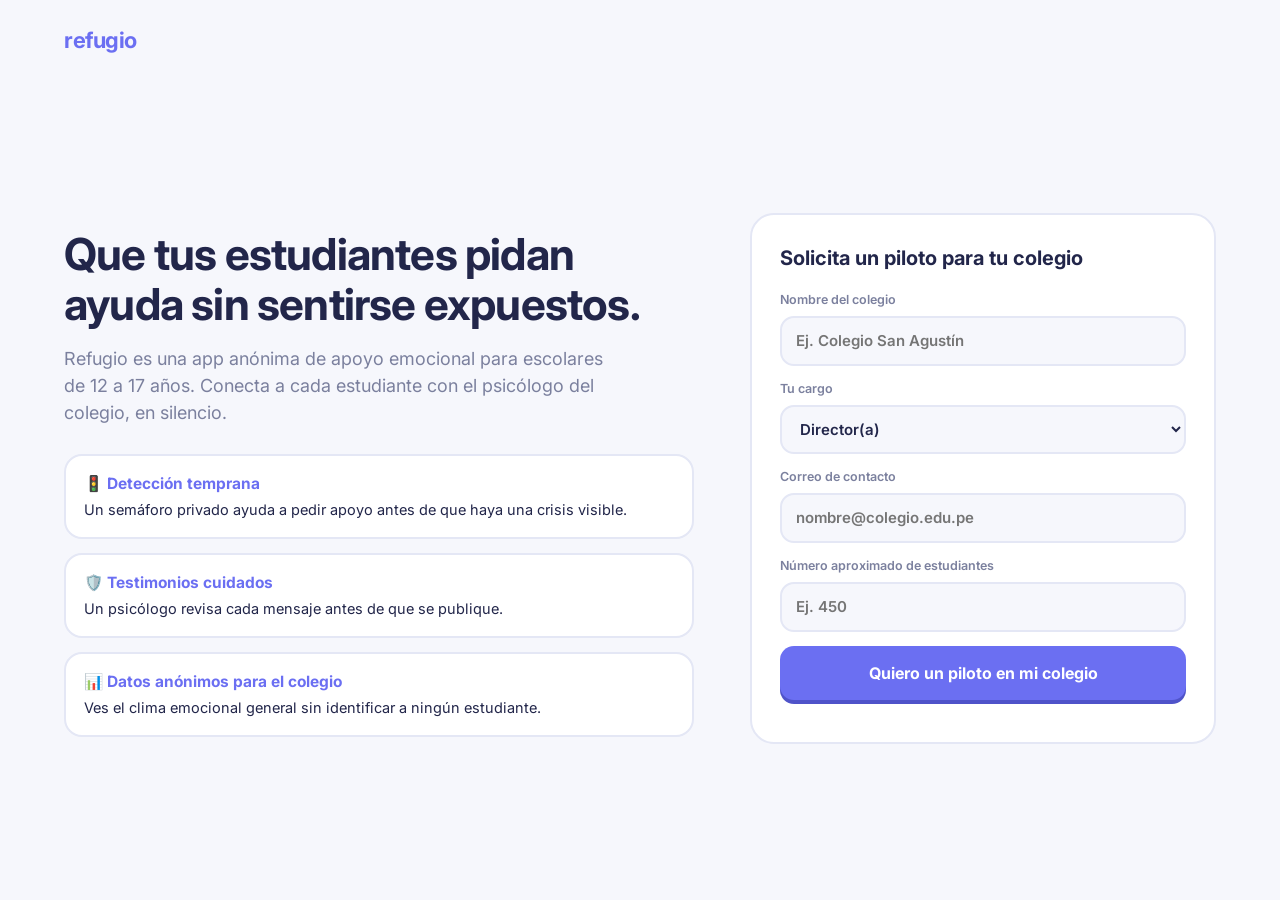
<file: landing.html>
<!DOCTYPE html>
<html lang="es">
<head>
<meta charset="UTF-8" />
<meta name="viewport" content="width=device-width, initial-scale=1, viewport-fit=cover" />
<title>Refugio para colegios</title>
<link href="https://fonts.googleapis.com/css2?family=Inter:wght@400;500;600;700&display=swap" rel="stylesheet" />
<style>
:root{--bg:#f6f7fc;--card:#ffffff;--ink:#22264a;--muted:#7b809e;--primary:#6b6ff2;--primary-dark:#5a5ee0;--soft:#eceeff;--line:#e4e7f5}
@media (prefers-color-scheme:dark){:root{--bg:#171a33;--card:#1e2242;--ink:#eef0ff;--muted:#a9aed0;--soft:#262a55;--line:#2c3060}}
*{box-sizing:border-box;margin:0}
body{font-family:Inter,system-ui,sans-serif;background:var(--bg);color:var(--ink);line-height:1.5;min-height:100vh;min-height:100dvh;display:flex;flex-direction:column}
header{width:100%;max-width:1200px;margin:0 auto;padding:24px 24px 0;display:flex;align-items:center;justify-content:space-between}
.brand{color:var(--primary);font-weight:700;font-size:22px;letter-spacing:-0.5px}
main{flex:1;width:100%;max-width:1200px;margin:0 auto;padding:28px 24px 56px;display:grid;gap:32px;align-items:center}
@media (min-width: 900px){
  main{grid-template-columns:1.15fr 0.85fr;gap:56px;padding:48px 24px}
}
h1{font-size:clamp(28px, 4vw, 44px);line-height:1.12;margin:10px 0 16px;letter-spacing:-0.8px}
p.lead{color:var(--muted);font-size:clamp(16px, 1.8vw, 18px);margin-bottom:28px;max-width:560px}
.cards{display:grid;gap:14px}
.card{background:var(--card);border:2px solid var(--line);border-radius:18px;padding:16px 18px;font-size:14.5px}
.card b{display:block;margin-bottom:4px;font-size:15.5px;color:var(--primary)}
form{display:grid;gap:14px;background:var(--card);border:2px solid var(--line);border-radius:24px;padding:28px}
form h2{font-size:20px;margin-bottom:4px}
label{font-size:12.5px;font-weight:600;color:var(--muted);display:grid;gap:6px}
input,select{font:inherit;font-size:15px;padding:12px 14px;border-radius:14px;border:2px solid var(--line);background:var(--bg);color:var(--ink)}
input:focus,select:focus{outline:none;border-color:var(--primary)}
button{font:inherit;font-weight:700;background:var(--primary);color:#fff;border:0;border-radius:14px;padding:15px;cursor:pointer;box-shadow:0 4px 0 #4f53c9;transition:transform 0.1s,background 0.2s}
button:hover{background:var(--primary-dark)}
button:active{transform:translateY(2px);box-shadow:0 2px 0 #4f53c9}
.ok{display:none;background:var(--soft);border:2px solid var(--primary);border-radius:20px;padding:28px;text-align:center}
small{color:var(--muted);font-size:12.5px}
</style>
</head>
<body>
<header>
  <span class="brand">refugio</span>
</header>
<main>
  <section>
    <h1>Que tus estudiantes pidan ayuda sin sentirse expuestos.</h1>
    <p class="lead">Refugio es una app anónima de apoyo emocional para escolares de 12 a 17 años. Conecta a cada estudiante con el psicólogo del colegio, en silencio.</p>
    <div class="cards">
      <div class="card"><b>🚦 Detección temprana</b>Un semáforo privado ayuda a pedir apoyo antes de que haya una crisis visible.</div>
      <div class="card"><b>🛡️ Testimonios cuidados</b>Un psicólogo revisa cada mensaje antes de que se publique.</div>
      <div class="card"><b>📊 Datos anónimos para el colegio</b>Ves el clima emocional general sin identificar a ningún estudiante.</div>
    </div>
  </section>

  <section>
    <form id="f" novalidate>
      <h2>Solicita un piloto para tu colegio</h2>
      <label>Nombre del colegio<input name="colegio" required maxlength="80" placeholder="Ej. Colegio San Agustín" /></label>
      <label>Tu cargo<select name="cargo"><option>Director(a)</option><option>Psicólogo(a)</option><option>Coordinador(a) de bienestar</option><option>Promotor(a)</option><option>Otro</option></select></label>
      <label>Correo de contacto<input name="correo" type="email" required maxlength="80" placeholder="nombre@colegio.edu.pe" /></label>
      <label>Número aproximado de estudiantes<input name="n" type="number" min="1" max="5000" placeholder="Ej. 450" /></label>
      <button type="submit">Quiero un piloto en mi colegio</button>
      <small id="err" role="alert"></small>
    </form>
    <div class="ok" id="ok"><b>¡Gracias! 💜</b><br>Recibimos tu interés y te contactaremos para coordinar un piloto.</div>
  </section>
</main>
<script>
(function(){
  var ENDPOINT = "";   // opcional: URL de Google Apps Script para recibir los registros
  var f = document.getElementById("f"), err = document.getElementById("err");
  f.addEventListener("submit", function (e) {
    e.preventDefault();
    var d = Object.fromEntries(new FormData(f).entries());
    if (!d.colegio.trim() || !/^\S+@\S+\.\S+$/.test(d.correo)) { err.textContent = "Escribe el colegio y un correo válido."; return; }
    d.t = new Date().toISOString();
    try { var a = JSON.parse(localStorage.getItem("refugio:leads")) || []; a.push(d); localStorage.setItem("refugio:leads", JSON.stringify(a)); } catch (x) {}
    if (ENDPOINT) { try { fetch(ENDPOINT, { method: "POST", mode: "no-cors", headers: { "Content-Type": "text/plain" }, body: JSON.stringify({ lead: d }) }); } catch (x) {} }
    f.style.display = "none"; document.getElementById("ok").style.display = "block";
  });
})();
</script>
</body>
</html>
</file>
